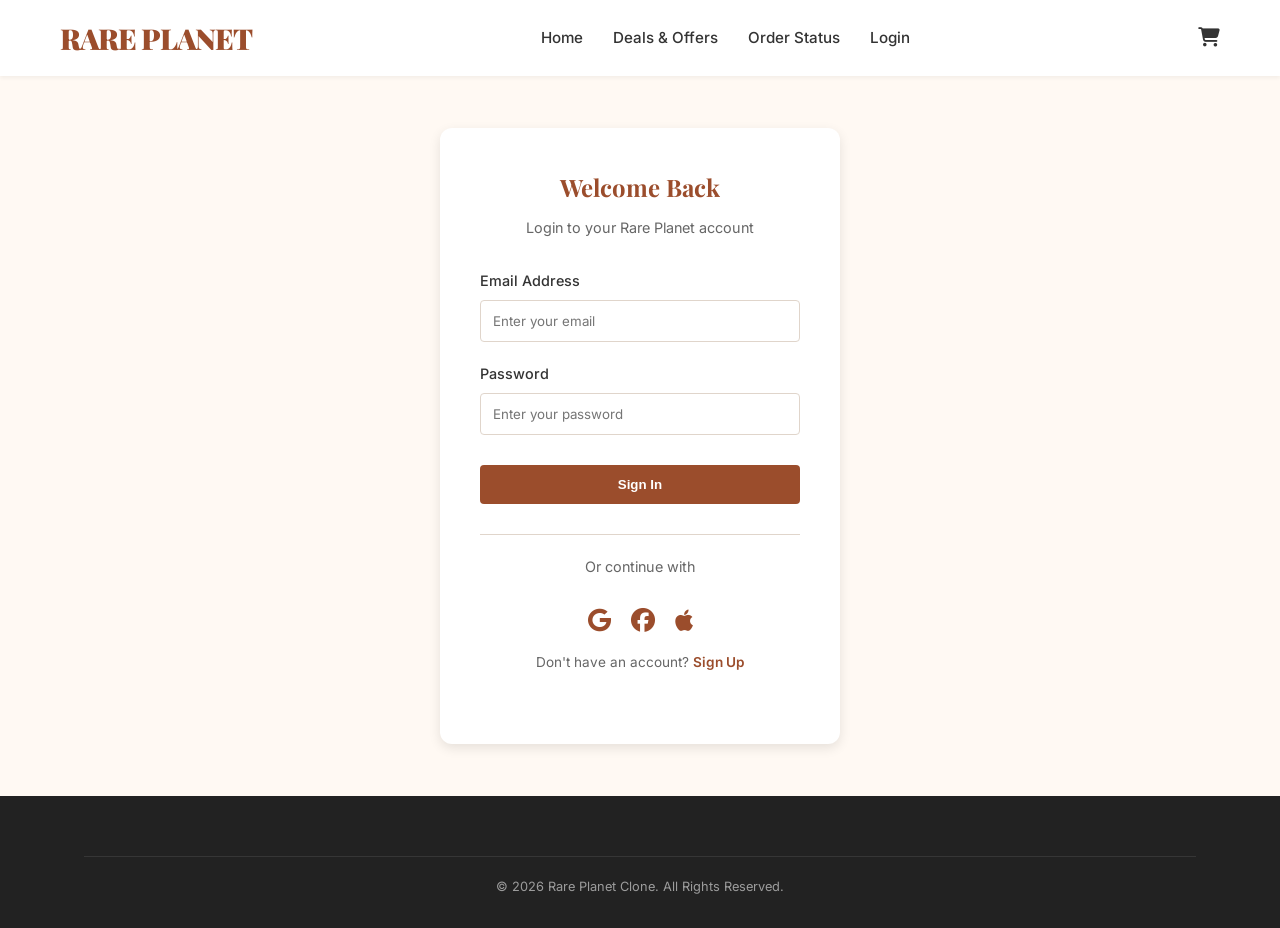
<file: login.html>
<!DOCTYPE html>
<html lang="en">

<head>
    <meta charset="UTF-8">
    <meta name="viewport" content="width=device-width, initial-scale=1.0">
    <title>Login | Rare Planet Clone</title>
    <link
        href="https://fonts.googleapis.com/css2?family=Inter:wght@400;500;600;700&family=Playfair+Display:wght@700;900&display=swap"
        rel="stylesheet">
    <link rel="stylesheet" href="https://cdnjs.cloudflare.com/ajax/libs/font-awesome/6.4.0/css/all.min.css">
    <link rel="stylesheet" href="style.css">
    <style>
        .login-section {
            min-height: 80vh;
            display: flex;
            align-items: center;
            justify-content: center;
            background: linear-gradient(rgba(255, 249, 243, 0.8), rgba(255, 249, 243, 0.8)), url('https://images.unsplash.com/photo-1590483736622-39da8af75bba?q=80&w=2000&auto=format&fit=crop') center/cover;
        }

        .login-card {
            background: var(--surface);
            padding: 40px;
            border-radius: 12px;
            box-shadow: var(--shadow-md);
            width: 100%;
            max-width: 400px;
            text-align: center;
        }

        .login-card h2 {
            color: var(--primary);
            margin-bottom: 10px;
        }

        .login-card p {
            color: var(--text-muted);
            margin-bottom: 30px;
            font-size: 0.9rem;
        }

        .form-group {
            text-align: left;
            margin-bottom: 20px;
        }

        .form-group label {
            display: block;
            margin-bottom: 8px;
            font-weight: 500;
            font-size: 0.9rem;
        }

        .form-group input {
            width: 100%;
            padding: 12px;
            border: 1px solid var(--border);
            border-radius: 4px;
            font-family: var(--font-body);
        }

        .btn-block {
            width: 100%;
            border: none;
            cursor: pointer;
            margin-top: 10px;
        }

        .social-login {
            margin-top: 30px;
            border-top: 1px solid var(--border);
            padding-top: 20px;
        }

        .social-icons {
            display: flex;
            justify-content: center;
            gap: 20px;
            margin-top: 15px;
        }

        .social-icons i {
            font-size: 1.5rem;
            color: var(--primary);
            cursor: pointer;
        }
    </style>
</head>

<body>

    <nav class="navbar">
        <div class="container nav-container">
            <a href="index.html" class="logo">RARE PLANET</a>
            <ul class="nav-links">
                <li><a href="index.html">Home</a></li>
                <li><a href="deals.html">Deals & Offers</a></li>
                <li><a href="order-status.html">Order Status</a></li>
                <li><a href="login.html">Login</a></li>
            </ul>
            <div class="nav-actions">
                <i class="fa-solid fa-cart-shopping btn-icon"></i>
            </div>
        </div>
    </nav>

    <div class="login-section">
        <div class="login-card">
            <h2>Welcome Back</h2>
            <p>Login to your Rare Planet account</p>
            <form>
                <div class="form-group">
                    <label>Email Address</label>
                    <input type="email" placeholder="Enter your email">
                </div>
                <div class="form-group">
                    <label>Password</label>
                    <input type="password" placeholder="Enter your password">
                </div>
                <button type="submit" class="btn-primary btn-block">Sign In</button>
            </form>
            <div class="social-login">
                <p>Or continue with</p>
                <div class="social-icons">
                    <i class="fa-brands fa-google"></i>
                    <i class="fa-brands fa-facebook"></i>
                    <i class="fa-brands fa-apple"></i>
                </div>
            </div>
            <p style="margin-top: 20px; font-size: 0.85rem;">Don't have an account? <a href="#"
                    style="color: var(--primary); font-weight: 600;">Sign Up</a></p>
        </div>
    </div>

    <footer>
        <div class="container">
            <div class="footer-bottom">
                <p>&copy; 2026 Rare Planet Clone. All Rights Reserved.</p>
            </div>
        </div>
    </footer>

</body>

</html>
</file>
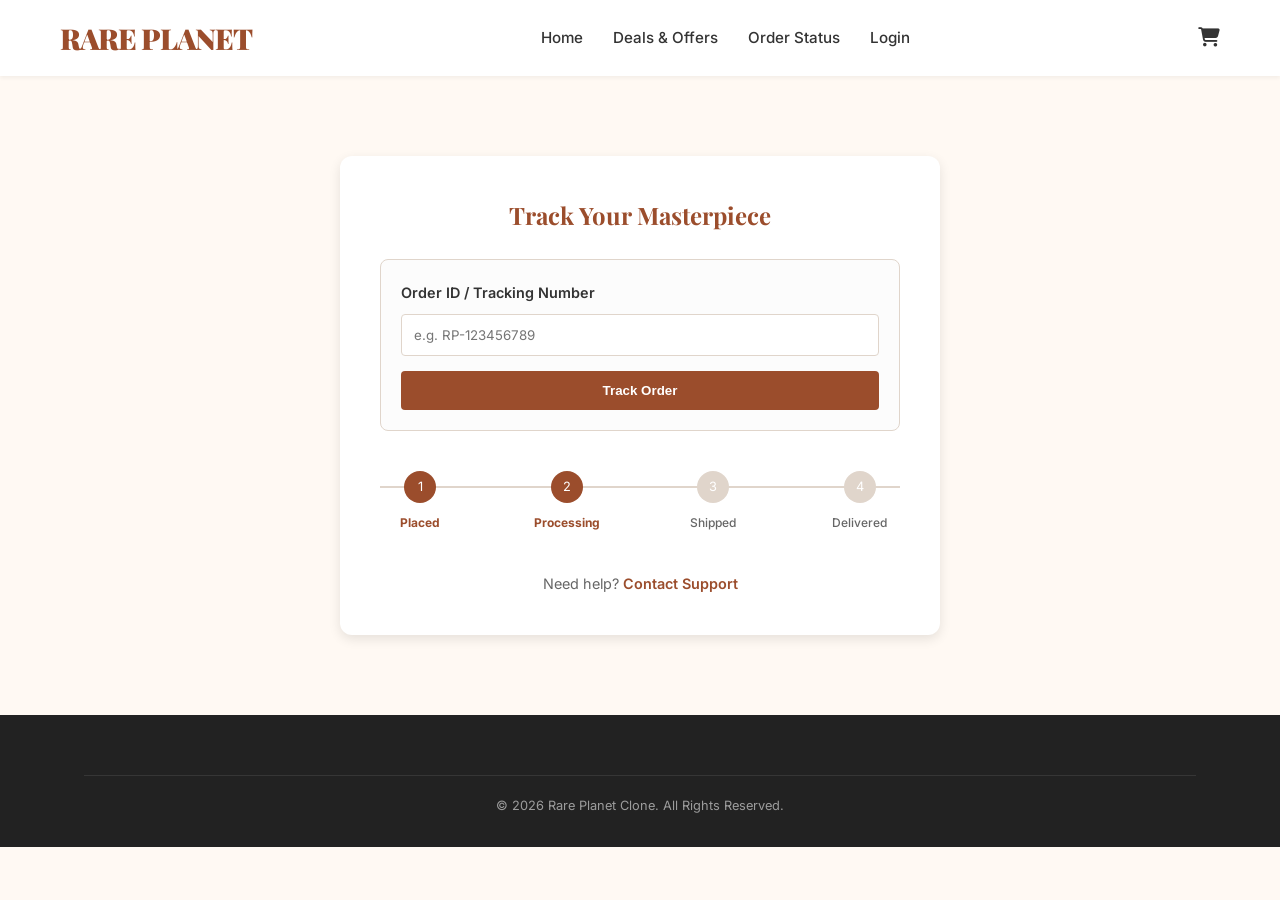
<file: order-status.html>
<!DOCTYPE html>
<html lang="en">

<head>
    <meta charset="UTF-8">
    <meta name="viewport" content="width=device-width, initial-scale=1.0">
    <title>Order Status | Rare Planet Clone</title>
    <link
        href="https://fonts.googleapis.com/css2?family=Inter:wght@400;500;600;700&family=Playfair+Display:wght@700;900&display=swap"
        rel="stylesheet">
    <link rel="stylesheet" href="https://cdnjs.cloudflare.com/ajax/libs/font-awesome/6.4.0/css/all.min.css">
    <link rel="stylesheet" href="style.css">
    <style>
        .order-section {
            padding: 80px 5%;
            background-color: var(--background);
            min-height: 70vh;
        }

        .order-card {
            background-color: var(--surface);
            max-width: 600px;
            margin: 0 auto;
            padding: 40px;
            border-radius: 12px;
            box-shadow: var(--shadow-md);
        }

        .order-card h2 {
            margin-bottom: 25px;
            color: var(--primary);
            text-align: center;
        }

        .tracking-box {
            background-color: #fcfcfc;
            border: 1px solid var(--border);
            padding: 20px;
            border-radius: 8px;
            margin-bottom: 30px;
        }

        .tracking-input {
            width: 100%;
            padding: 12px;
            border: 1px solid var(--border);
            border-radius: 4px;
            margin-top: 8px;
            font-family: var(--font-body);
        }

        .order-steps {
            display: flex;
            justify-content: space-between;
            position: relative;
            margin-top: 40px;
        }

        .order-steps::before {
            content: '';
            position: absolute;
            top: 15px;
            left: 0;
            right: 0;
            height: 2px;
            background-color: var(--border);
            z-index: 1;
        }

        .step {
            position: relative;
            z-index: 2;
            text-align: center;
            width: 80px;
        }

        .step-icon {
            width: 32px;
            height: 32px;
            background-color: var(--border);
            color: white;
            border-radius: 50%;
            display: flex;
            align-items: center;
            justify-content: center;
            margin: 0 auto 10px;
            font-size: 0.8rem;
        }

        .step.active .step-icon {
            background-color: var(--primary);
        }

        .step-label {
            font-size: 0.75rem;
            font-weight: 500;
            color: var(--text-muted);
        }

        .step.active .step-label {
            color: var(--primary);
            font-weight: 700;
        }
    </style>
</head>

<body>

    <nav class="navbar">
        <div class="container nav-container">
            <a href="index.html" class="logo">RARE PLANET</a>
            <ul class="nav-links">
                <li><a href="index.html">Home</a></li>
                <li><a href="deals.html">Deals & Offers</a></li>
                <li><a href="order-status.html">Order Status</a></li>
                <li><a href="login.html">Login</a></li>
            </ul>
            <div class="nav-actions">
                <i class="fa-solid fa-cart-shopping btn-icon"></i>
            </div>
        </div>
    </nav>

    <div class="order-section">
        <div class="order-card">
            <h2>Track Your Masterpiece</h2>
            <div class="tracking-box">
                <label style="font-size: 0.9rem; font-weight: 600;">Order ID / Tracking Number</label>
                <input type="text" class="tracking-input" placeholder="e.g. RP-123456789">
                <button class="btn-primary" style="width: 100%; margin-top: 15px; border: none; cursor: pointer;">Track
                    Order</button>
            </div>

            <div class="order-steps">
                <div class="step active">
                    <div class="step-icon">1</div>
                    <div class="step-label">Placed</div>
                </div>
                <div class="step active">
                    <div class="step-icon">2</div>
                    <div class="step-label">Processing</div>
                </div>
                <div class="step">
                    <div class="step-icon">3</div>
                    <div class="step-label">Shipped</div>
                </div>
                <div class="step">
                    <div class="step-icon">4</div>
                    <div class="step-label">Delivered</div>
                </div>
            </div>

            <p style="text-align: center; margin-top: 40px; font-size: 0.9rem; color: var(--text-muted);">
                Need help? <a href="#" style="color: var(--primary); font-weight: 600;">Contact Support</a>
            </p>
        </div>
    </div>

    <footer>
        <div class="container">
            <div class="footer-bottom">
                <p>&copy; 2026 Rare Planet Clone. All Rights Reserved.</p>
            </div>
        </div>
    </footer>

</body>

</html>
</file>
<file: style.css>
:root {
    /* Color Palette */
    --primary: #9B4D2C;
    /* Terracotta */
    --primary-light: #B86542;
    --secondary: #EFB34C;
    /* Golden Ochre */
    --background: #FFF9F3;
    /* Pale Cream */
    --surface: #ffffff;
    --text-main: #333333;
    --text-muted: #666666;
    --border: #e0d5cb;
    --white: #ffffff;

    /* Typography */
    --font-heading: 'Playfair Display', serif;
    --font-body: 'Inter', sans-serif;

    /* Spacing */
    --section-padding: 80px 5%;
    --container-max-width: 1200px;

    /* Effects */
    --shadow-sm: 0 2px 4px rgba(0, 0, 0, 0.05);
    --shadow-md: 0 4px 12px rgba(0, 0, 0, 0.1);
    --transition: all 0.3s ease;
}

* {
    margin: 0;
    padding: 0;
    box-sizing: border-box;
}

body {
    font-family: var(--font-body);
    background-color: var(--background);
    color: var(--text-main);
    line-height: 1.6;
    overflow-x: hidden;
}

h1,
h2,
h3,
h4 {
    font-family: var(--font-heading);
    font-weight: 700;
}

a {
    text-decoration: none;
    color: inherit;
    transition: var(--transition);
}

ul {
    list-style: none;
}

img {
    max-width: 100%;
    display: block;
}

.container {
    max-width: var(--container-max-width);
    margin: 0 auto;
    padding: 0 20px;
}

/* Navbar */
.navbar {
    background-color: var(--surface);
    padding: 15px 0;
    position: sticky;
    top: 0;
    z-index: 1000;
    box-shadow: var(--shadow-sm);
}

.nav-container {
    display: flex;
    justify-content: space-between;
    align-items: center;
}

.logo {
    font-family: var(--font-heading);
    font-size: 1.8rem;
    font-weight: 900;
    color: var(--primary);
    letter-spacing: -1px;
}

.nav-links {
    display: flex;
    gap: 30px;
}

.nav-links a {
    font-weight: 500;
    font-size: 0.95rem;
    color: var(--text-main);
}

.nav-links a:hover {
    color: var(--primary);
}

.nav-actions {
    display: flex;
    gap: 20px;
    align-items: center;
}

.btn-icon {
    font-size: 1.2rem;
    cursor: pointer;
}

/* Hero Section */
.hero {
    height: 80vh;
    display: flex;
    align-items: center;
    background: linear-gradient(rgba(0, 0, 0, 0.4), rgba(0, 0, 0, 0.4)), url('assets/hero.png') center/cover;
    color: var(--white);
    text-align: center;
}

.hero-content {
    max-width: 800px;
    margin: 0 auto;
}

.hero h1 {
    font-size: 4rem;
    margin-bottom: 20px;
    line-height: 1.1;
}

.hero p {
    font-size: 1.2rem;
    margin-bottom: 30px;
    opacity: 0.9;
}

.btn-primary {
    background-color: var(--primary);
    color: var(--white);
    padding: 12px 30px;
    border-radius: 4px;
    font-weight: 600;
    display: inline-block;
    transition: var(--transition);
}

.btn-primary:hover {
    background-color: var(--primary-light);
    transform: translateY(-2px);
}

/* Sections */
.section {
    padding: var(--section-padding);
}

.section-header {
    text-align: center;
    margin-bottom: 50px;
}

.section-header h2 {
    font-size: 2.5rem;
    color: var(--primary);
    margin-bottom: 10px;
}

.section-header p {
    color: var(--text-muted);
}

/* Grid Layouts */
.grid {
    display: grid;
    grid-template-columns: repeat(auto-fit, minmax(250px, 1fr));
    gap: 30px;
}

/* Cards */
.card {
    background: var(--surface);
    border-radius: 8px;
    overflow: hidden;
    box-shadow: var(--shadow-sm);
    transition: var(--transition);
    cursor: pointer;
}

.card:hover {
    transform: translateY(-10px);
    box-shadow: var(--shadow-md);
}

.card-img {
    height: 250px;
    overflow: hidden;
}

.card-img img {
    width: 100%;
    height: 100%;
    object-fit: cover;
    transition: var(--transition);
}

.card:hover .card-img img {
    transform: scale(1.1);
}

.card-body {
    padding: 20px;
    text-align: center;
}

.card-title {
    font-size: 1.2rem;
    margin-bottom: 10px;
}

.card-price {
    font-weight: 700;
    color: var(--primary);
}

/* Footer */
footer {
    background-color: #222;
    color: #eee;
    padding: 60px 5% 30px;
}

.footer-grid {
    display: grid;
    grid-template-columns: repeat(auto-fit, minmax(200px, 1fr));
    gap: 40px;
    margin-bottom: 40px;
}

.footer-col h4 {
    color: var(--white);
    margin-bottom: 20px;
    font-size: 1.2rem;
}

.footer-col ul li {
    margin-bottom: 10px;
    font-size: 0.9rem;
    opacity: 0.8;
}

.footer-bottom {
    border-top: 1px solid #444;
    padding-top: 20px;
    text-align: center;
    font-size: 0.8rem;
    opacity: 0.6;
}

/* Responsiveness */
@media (max-width: 768px) {
    .nav-links {
        display: none;
    }

    .hero h1 {
        font-size: 2.5rem;
    }
}
</file>
